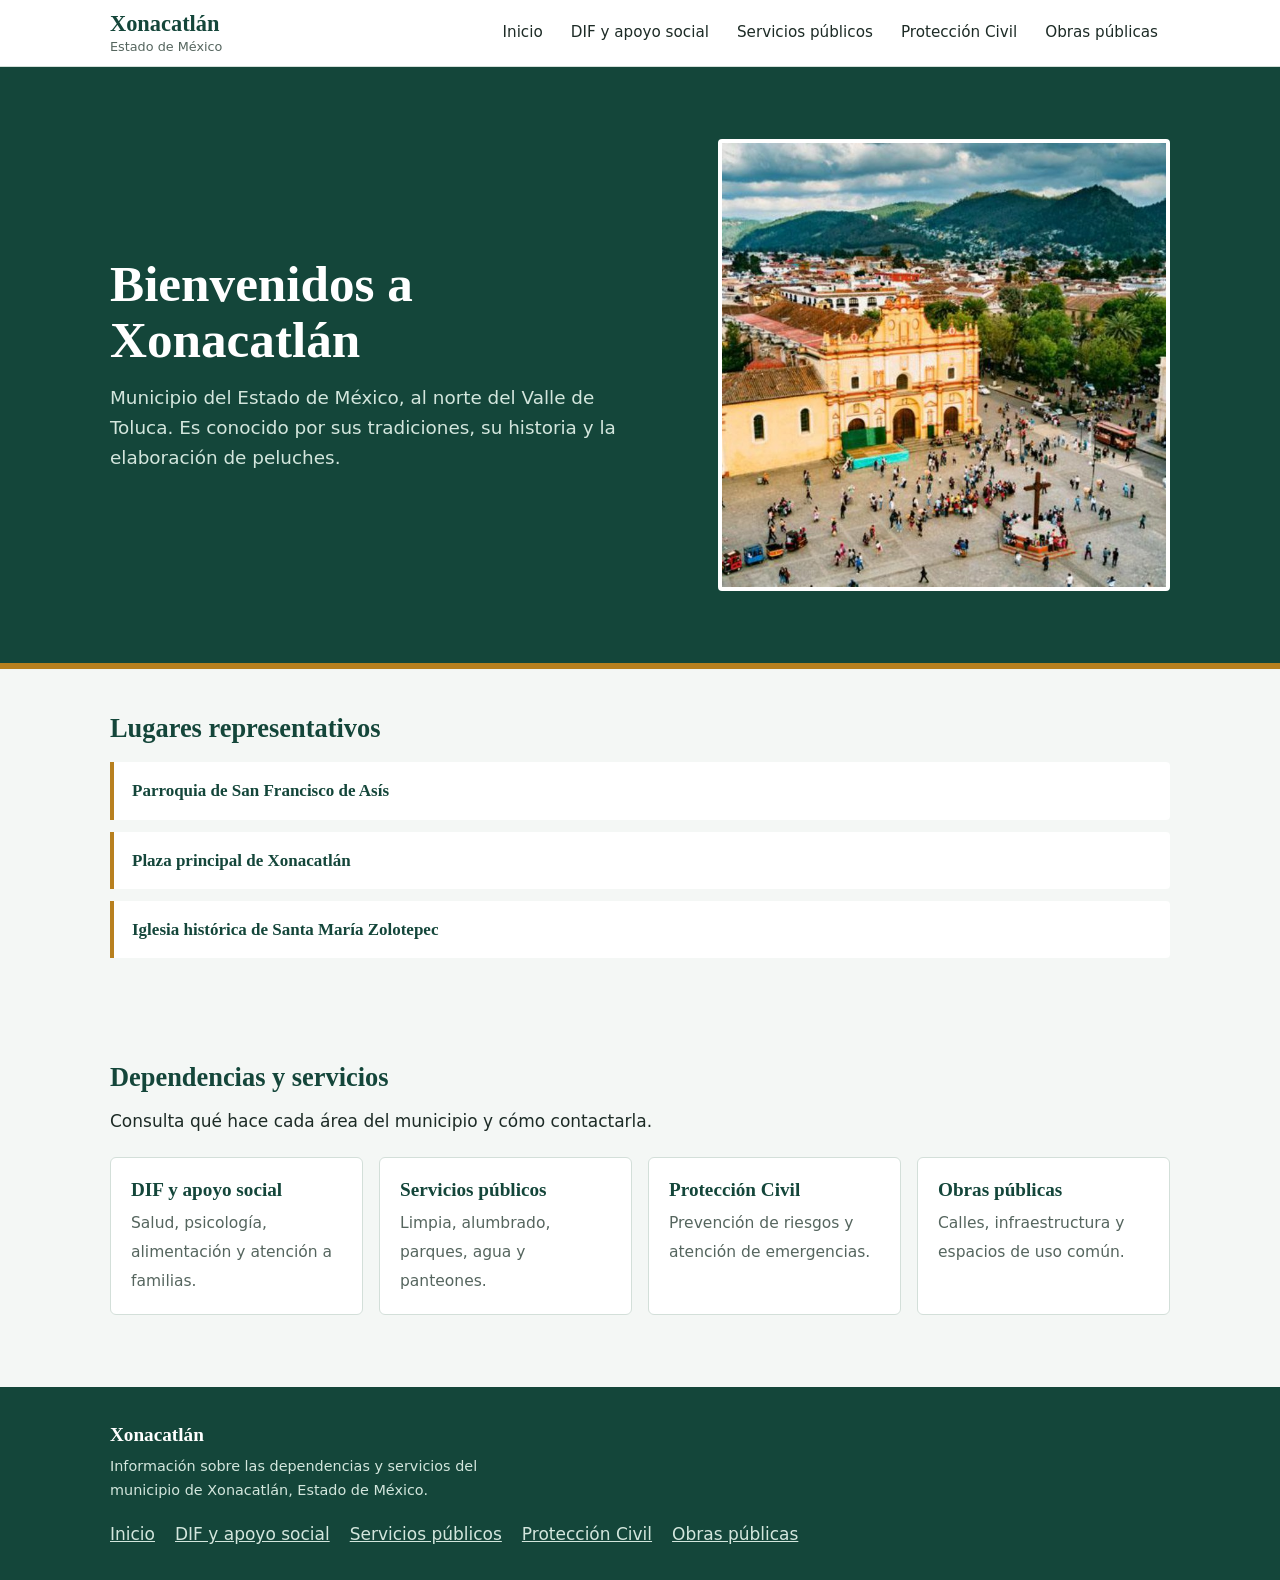
<file: index.html>
<!DOCTYPE html>
<html lang="es">
<head>
  <meta charset="UTF-8">
  <meta name="viewport" content="width=device-width, initial-scale=1.0">
  <meta name="description" content="Información del municipio de Xonacatlán, Estado de México: lugares representativos y dependencias municipales.">
  <title>Xonacatlán, Estado de México | Inicio</title>
  <link rel="stylesheet" href="estilos-2.css">
  <style>
    html {
      scroll-behavior: smooth;
    }
  </style>
</head>
<body>
  <a class="saltar" href="#contenido">Saltar al contenido</a>

  <header class="barra">
    <div class="in">
      <a class="marca" href="index.html">Xonacatlán<small>Estado de México</small></a>
      <nav aria-label="Principal">
        <ul>
          <li><a href="index.html">Inicio</a></li>
          <li><a href="dif.html">DIF y apoyo social</a></li>
          <li><a href="servicios-publicos.html">Servicios públicos</a></li>
          <li><a href="proteccion-civil.html">Protección Civil</a></li>
          <li><a href="obras-publicas.html">Obras públicas</a></li>
        </ul>
      </nav>
    </div>
  </header>

  <div class="cabecera inicio">
    <div class="in">
      <div>
        <h1>Bienvenidos a Xonacatlán</h1>
        <p>Municipio del Estado de México, al norte del Valle de Toluca. Es conocido por sus tradiciones, su historia y la elaboración de peluches.</p>
      </div>
      <img src="fondo.jpg" alt="Plaza con una iglesia de fachada amarilla y naranja, vista desde lo alto, con montañas al fondo" width="720" height="720">
    </div>
  </div>

  <main id="contenido" class="pagina sola">
    <section aria-labelledby="t-lugares">
      <h2 id="t-lugares">Lugares representativos</h2>
      <ul class="lugares">
        <li><strong>Parroquia de San Francisco de Asís</strong></li>
        <li><strong>Plaza principal de Xonacatlán</strong></li>
        <li><strong>Iglesia histórica de Santa María Zolotepec</strong></li>
      </ul>
    </section>

    <section aria-labelledby="t-dependencias">
      <h2 id="t-dependencias">Dependencias y servicios</h2>
      <p>Consulta qué hace cada área del municipio y cómo contactarla.</p>
      <ul class="atajos">
        <li><a href="dif.html"><strong>DIF y apoyo social</strong><span>Salud, psicología, alimentación y atención a familias.</span></a></li>
        <li><a href="servicios-publicos.html"><strong>Servicios públicos</strong><span>Limpia, alumbrado, parques, agua y panteones.</span></a></li>
        <li><a href="proteccion-civil.html"><strong>Protección Civil</strong><span>Prevención de riesgos y atención de emergencias.</span></a></li>
        <li><a href="obras-publicas.html"><strong>Obras públicas</strong><span>Calles, infraestructura y espacios de uso común.</span></a></li>
      </ul>
    </section>
  </main>

  <footer class="pie">
    <div class="in">
      <div>
        <strong>Xonacatlán</strong>
        <p>Información sobre las dependencias y servicios del municipio de Xonacatlán, Estado de México.</p>
      </div>
      <ul>
        <li><a href="index.html">Inicio</a></li>
        <li><a href="dif.html">DIF y apoyo social</a></li>
        <li><a href="servicios-publicos.html">Servicios públicos</a></li>
        <li><a href="proteccion-civil.html">Protección Civil</a></li>
        <li><a href="obras-publicas.html">Obras públicas</a></li>
      </ul>
    </div>
  </footer>
</body>
</html>
</file>
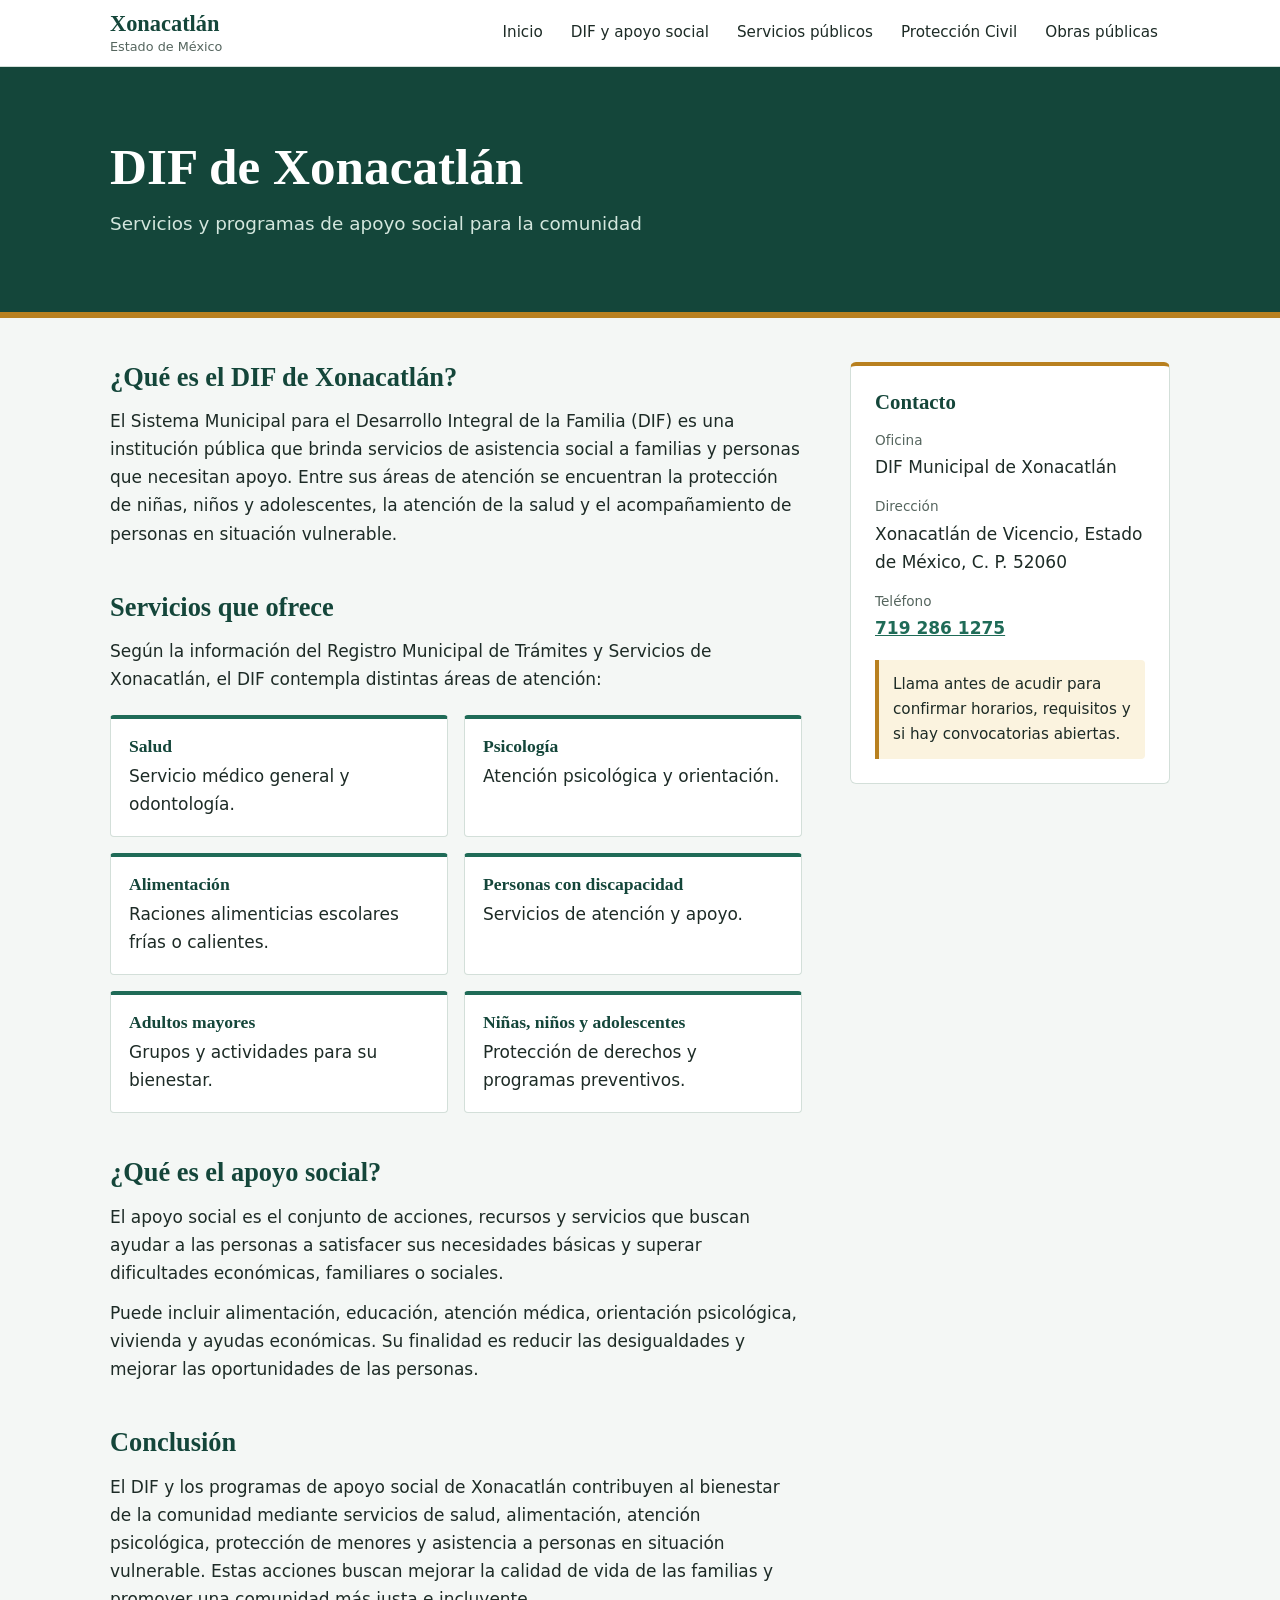
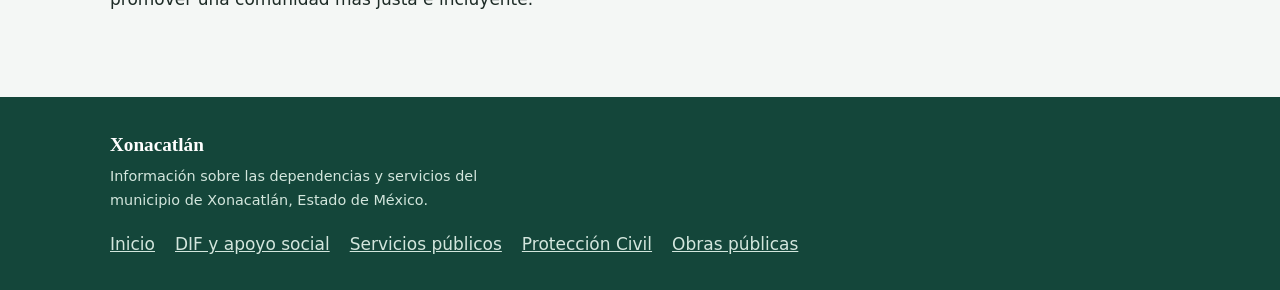
<file: dif.html>
<!DOCTYPE html>
<html lang="es">
<head>
  <meta charset="UTF-8">
  <meta name="viewport" content="width=device-width, initial-scale=1.0">
  <meta name="description" content="Información sobre los servicios del DIF y el apoyo social en Xonacatlán, Estado de México.">
  <title>DIF y apoyo social | Xonacatlán</title>
  <link rel="stylesheet" href="estilos-2.css">
  <style>
    html {
      scroll-behavior: smooth;
    }
  </style>
</head>
<body>
  <a class="saltar" href="#contenido">Saltar al contenido</a>

  <header class="barra">
    <div class="in">
      <a class="marca" href="index.html">Xonacatlán<small>Estado de México</small></a>
      <nav aria-label="Principal">
        <ul>
          <li><a href="index.html">Inicio</a></li>
          <li><a href="dif.html">DIF y apoyo social</a></li>
          <li><a href="servicios-publicos.html">Servicios públicos</a></li>
          <li><a href="proteccion-civil.html">Protección Civil</a></li>
          <li><a href="obras-publicas.html">Obras públicas</a></li>
        </ul>
      </nav>
    </div>
  </header>

  <div class="cabecera">
    <div class="in">
      <h1>DIF de Xonacatlán</h1>
      <p>Servicios y programas de apoyo social para la comunidad</p>
    </div>
  </div>

  <main id="contenido" class="pagina">
    <div>
      <section id="que-es" aria-labelledby="t1">
        <h2 id="t1">¿Qué es el DIF de Xonacatlán?</h2>
        <p>El Sistema Municipal para el Desarrollo Integral de la Familia (DIF) es una institución pública que brinda servicios de asistencia social a familias y personas que necesitan apoyo. Entre sus áreas de atención se encuentran la protección de niñas, niños y adolescentes, la atención de la salud y el acompañamiento de personas en situación vulnerable.</p>
      </section>

      <section id="servicios" aria-labelledby="t2">
        <h2 id="t2">Servicios que ofrece</h2>
        <p>Según la información del Registro Municipal de Trámites y Servicios de Xonacatlán, el DIF contempla distintas áreas de atención:</p>
        <ul class="servicios">
          <li><strong>Salud</strong>Servicio médico general y odontología.</li>
          <li><strong>Psicología</strong>Atención psicológica y orientación.</li>
          <li><strong>Alimentación</strong>Raciones alimenticias escolares frías o calientes.</li>
          <li><strong>Personas con discapacidad</strong>Servicios de atención y apoyo.</li>
          <li><strong>Adultos mayores</strong>Grupos y actividades para su bienestar.</li>
          <li><strong>Niñas, niños y adolescentes</strong>Protección de derechos y programas preventivos.</li>
        </ul>
      </section>

      <section id="apoyo-social" aria-labelledby="t3">
        <h2 id="t3">¿Qué es el apoyo social?</h2>
        <p>El apoyo social es el conjunto de acciones, recursos y servicios que buscan ayudar a las personas a satisfacer sus necesidades básicas y superar dificultades económicas, familiares o sociales.</p>
        <p>Puede incluir alimentación, educación, atención médica, orientación psicológica, vivienda y ayudas económicas. Su finalidad es reducir las desigualdades y mejorar las oportunidades de las personas.</p>
      </section>

      <section id="conclusion" aria-labelledby="t4">
        <h2 id="t4">Conclusión</h2>
        <p>El DIF y los programas de apoyo social de Xonacatlán contribuyen al bienestar de la comunidad mediante servicios de salud, alimentación, atención psicológica, protección de menores y asistencia a personas en situación vulnerable. Estas acciones buscan mejorar la calidad de vida de las familias y promover una comunidad más justa e incluyente.</p>
      </section>
    </div>

    <aside class="ficha" aria-labelledby="t-contacto">
      <h2 id="t-contacto">Contacto</h2>
      <dl>
        <dt>Oficina</dt>
        <dd>DIF Municipal de Xonacatlán</dd>
        <dt>Dirección</dt>
        <dd>Xonacatlán de Vicencio, Estado de México, C. P. 52060</dd>
        <dt>Teléfono</dt>
        <dd><a href="tel:+527192861275">719 286 1275</a></dd>
      </dl>
      <p class="nota">Llama antes de acudir para confirmar horarios, requisitos y si hay convocatorias abiertas.</p>
    </aside>
  </main>

  <footer class="pie">
    <div class="in">
      <div>
        <strong>Xonacatlán</strong>
        <p>Información sobre las dependencias y servicios del municipio de Xonacatlán, Estado de México.</p>
      </div>
      <ul>
        <li><a href="index.html">Inicio</a></li>
        <li><a href="dif.html">DIF y apoyo social</a></li>
        <li><a href="servicios-publicos.html">Servicios públicos</a></li>
        <li><a href="proteccion-civil.html">Protección Civil</a></li>
        <li><a href="obras-publicas.html">Obras públicas</a></li>
      </ul>
    </div>
  </footer>
</body>
</html>
</file>
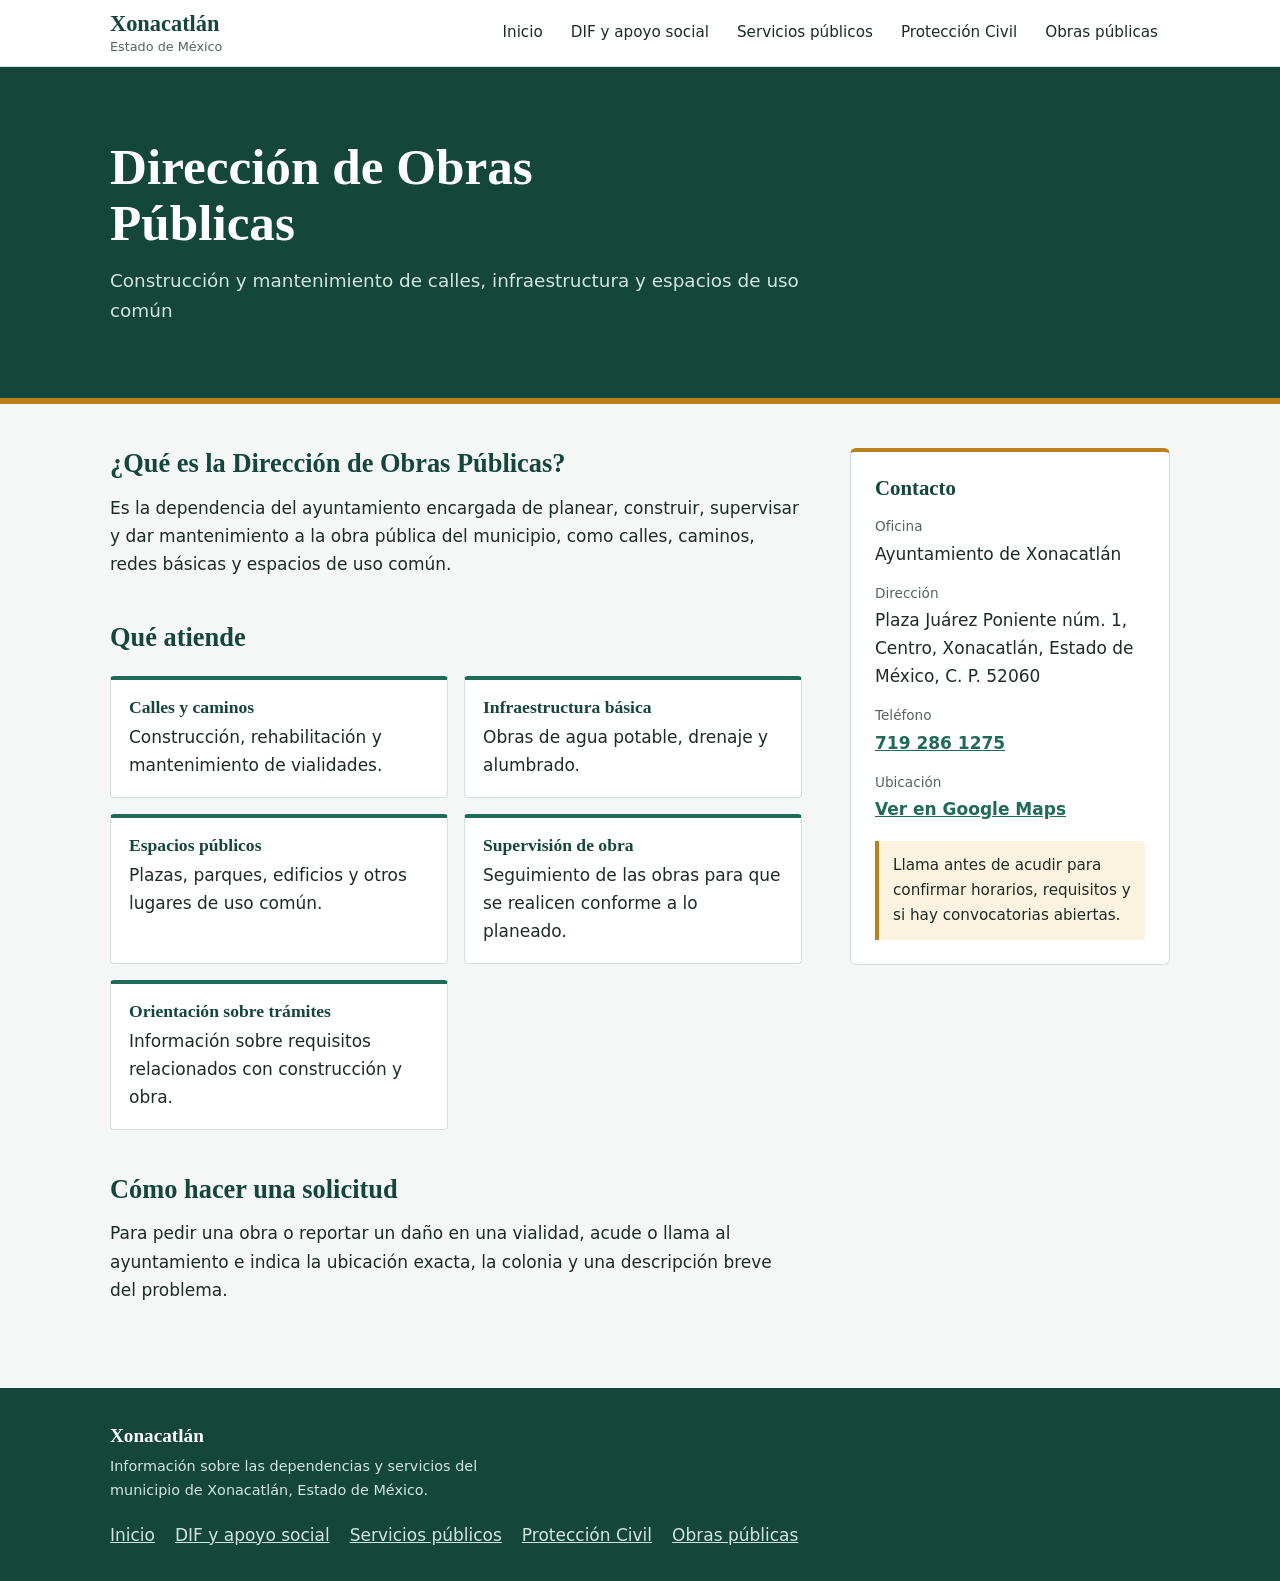
<file: obras-publicas.html>
<!DOCTYPE html>
<html lang="es">
<head>
  <meta charset="UTF-8">
  <meta name="viewport" content="width=device-width, initial-scale=1.0">
  <meta name="description" content="Obras públicas de Xonacatlán: calles, infraestructura y espacios de uso común.">
  <title>Dirección de Obras Públicas | Xonacatlán</title>
  <link rel="stylesheet" href="estilos-2.css">
</head>
<body>
  <a class="saltar" href="#contenido">Saltar al contenido</a>

  <header class="barra">
    <div class="in">
      <a class="marca" href="index.html">Xonacatlán<small>Estado de México</small></a>
      <nav aria-label="Principal">
        <ul>
          <li><a href="index.html">Inicio</a></li>
          <li><a href="dif.html">DIF y apoyo social</a></li>
          <li><a href="servicios-publicos.html">Servicios públicos</a></li>
          <li><a href="proteccion-civil.html">Protección Civil</a></li>
          <li><a href="obras-publicas.html">Obras públicas</a></li>
        </ul>
      </nav>
    </div>
  </header>

  <div class="cabecera">
    <div class="in">
      <h1>Dirección de Obras Públicas</h1>
      <p>Construcción y mantenimiento de calles, infraestructura y espacios de uso común</p>
    </div>
  </div>

  <main id="contenido" class="pagina">
    <div>
      <section id="que-es" aria-labelledby="t1">
        <h2 id="t1">¿Qué es la Dirección de Obras Públicas?</h2>
        <p>Es la dependencia del ayuntamiento encargada de planear, construir, supervisar y dar mantenimiento a la obra pública del municipio, como calles, caminos, redes básicas y espacios de uso común.</p>
      </section>

      <section id="servicios" aria-labelledby="t2">
        <h2 id="t2">Qué atiende</h2>
        <ul class="servicios">
          <li><strong>Calles y caminos</strong>Construcción, rehabilitación y mantenimiento de vialidades.</li>
          <li><strong>Infraestructura básica</strong>Obras de agua potable, drenaje y alumbrado.</li>
          <li><strong>Espacios públicos</strong>Plazas, parques, edificios y otros lugares de uso común.</li>
          <li><strong>Supervisión de obra</strong>Seguimiento de las obras para que se realicen conforme a lo planeado.</li>
          <li><strong>Orientación sobre trámites</strong>Información sobre requisitos relacionados con construcción y obra.</li>
        </ul>
      </section>

      <section id="solicitudes" aria-labelledby="t3">
        <h2 id="t3">Cómo hacer una solicitud</h2>
        <p>Para pedir una obra o reportar un daño en una vialidad, acude o llama al ayuntamiento e indica la ubicación exacta, la colonia y una descripción breve del problema.</p>
      </section>
    </div>

    <aside class="ficha" aria-labelledby="t-contacto">
      <h2 id="t-contacto">Contacto</h2>
      <dl>
        <dt>Oficina</dt>
        <dd>Ayuntamiento de Xonacatlán</dd>
        <dt>Dirección</dt>
        <dd>Plaza Juárez Poniente núm. 1, Centro, Xonacatlán, Estado de México, C. P. 52060</dd>
        <dt>Teléfono</dt>
        <dd><a href="tel:+527192861275">719 286 1275</a></dd>
        <dt>Ubicación</dt>
        <dd><a href="https://www.google.com/maps/search/?api=1&amp;query=Plaza+Ju%C3%A1rez+Poniente+1+Xonacatl%C3%A1n+Estado+de+M%C3%A9xico" target="_blank" rel="noopener">Ver en Google Maps</a></dd>
      </dl>
      <p class="nota">Llama antes de acudir para confirmar horarios, requisitos y si hay convocatorias abiertas.</p>
    </aside>
  </main>

  <footer class="pie">
    <div class="in">
      <div>
        <strong>Xonacatlán</strong>
        <p>Información sobre las dependencias y servicios del municipio de Xonacatlán, Estado de México.</p>
      </div>
      <ul>
        <li><a href="index.html">Inicio</a></li>
        <li><a href="dif.html">DIF y apoyo social</a></li>
        <li><a href="servicios-publicos.html">Servicios públicos</a></li>
        <li><a href="proteccion-civil.html">Protección Civil</a></li>
        <li><a href="obras-publicas.html">Obras públicas</a></li>
      </ul>
    </div>
  </footer>
</body>
</html>
</file>
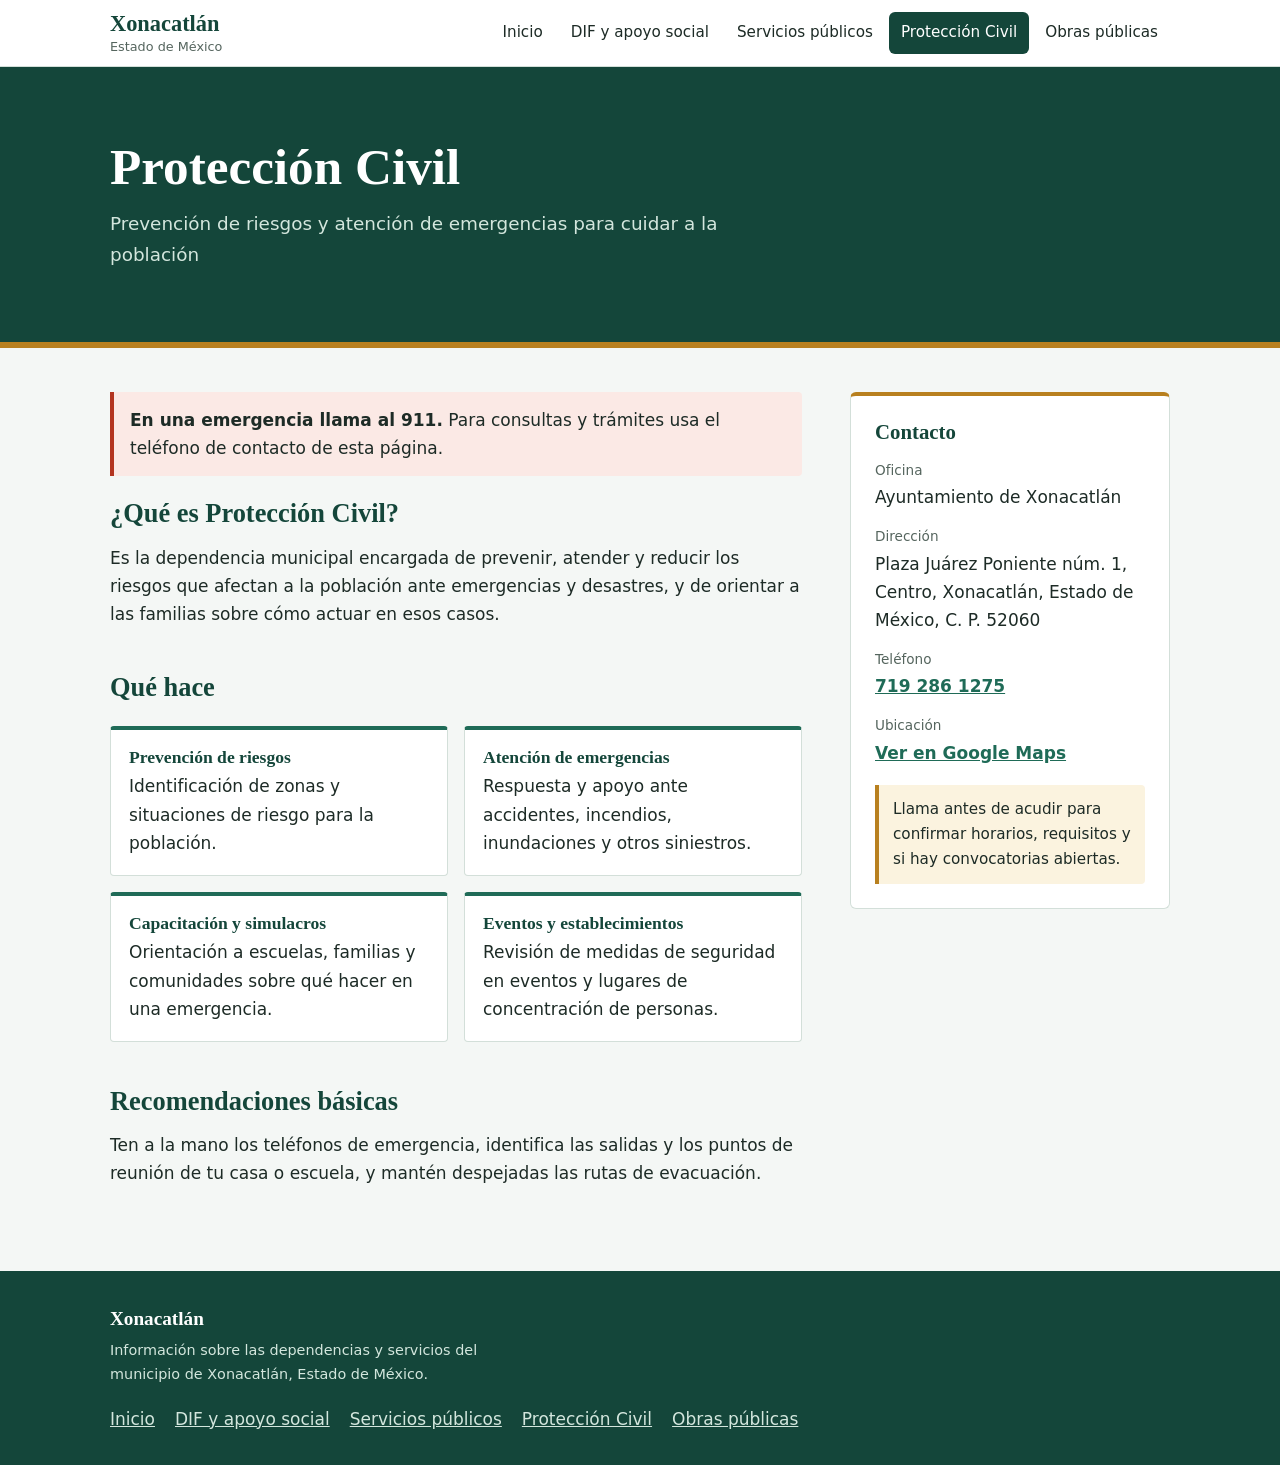
<file: proteccion-civil.html>
<!DOCTYPE html>
<html lang="es">
<head>
  <meta charset="UTF-8">
  <meta name="viewport" content="width=device-width, initial-scale=1.0">
  <meta name="description" content="Protección Civil de Xonacatlán: prevención de riesgos y atención de emergencias.">
  <title>Protección Civil | Xonacatlán</title>
  <link rel="stylesheet" href="estilos-2.css">
</head>
<body>
  <a class="saltar" href="#contenido">Saltar al contenido</a>

  <header class="barra">
    <div class="in">
      <a class="marca" href="index.html">Xonacatlán<small>Estado de México</small></a>
      <nav aria-label="Principal">
        <ul>
          <li><a href="index.html">Inicio</a></li>
          <li><a href="dif.html">DIF y apoyo social</a></li>
          <li><a href="servicios-publicos.html">Servicios públicos</a></li>
          <li><a href="proteccion-civil.html" aria-current="page">Protección Civil</a></li>
          <li><a href="obras-publicas.html">Obras públicas</a></li>
        </ul>
      </nav>
    </div>
  </header>

  <div class="cabecera">
    <div class="in">
      <h1>Protección Civil</h1>
      <p>Prevención de riesgos y atención de emergencias para cuidar a la población</p>
    </div>
  </div>

  <main id="contenido" class="pagina">
    <div>
      <p class="emergencia"><strong>En una emergencia llama al 911.</strong> Para consultas y trámites usa el teléfono de contacto de esta página.</p>

      <section id="que-es" aria-labelledby="t1">
        <h2 id="t1">¿Qué es Protección Civil?</h2>
        <p>Es la dependencia municipal encargada de prevenir, atender y reducir los riesgos que afectan a la población ante emergencias y desastres, y de orientar a las familias sobre cómo actuar en esos casos.</p>
      </section>

      <section id="servicios" aria-labelledby="t2">
        <h2 id="t2">Qué hace</h2>
        <ul class="servicios">
          <li><strong>Prevención de riesgos</strong>Identificación de zonas y situaciones de riesgo para la población.</li>
          <li><strong>Atención de emergencias</strong>Respuesta y apoyo ante accidentes, incendios, inundaciones y otros siniestros.</li>
          <li><strong>Capacitación y simulacros</strong>Orientación a escuelas, familias y comunidades sobre qué hacer en una emergencia.</li>
          <li><strong>Eventos y establecimientos</strong>Revisión de medidas de seguridad en eventos y lugares de concentración de personas.</li>
        </ul>
      </section>

      <section id="recomendaciones" aria-labelledby="t3">
        <h2 id="t3">Recomendaciones básicas</h2>
        <p>Ten a la mano los teléfonos de emergencia, identifica las salidas y los puntos de reunión de tu casa o escuela, y mantén despejadas las rutas de evacuación.</p>
      </section>
    </div>

    <aside class="ficha" aria-labelledby="t-contacto">
      <h2 id="t-contacto">Contacto</h2>
      <dl>
        <dt>Oficina</dt>
        <dd>Ayuntamiento de Xonacatlán</dd>
        <dt>Dirección</dt>
        <dd>Plaza Juárez Poniente núm. 1, Centro, Xonacatlán, Estado de México, C. P. 52060</dd>
        <dt>Teléfono</dt>
        <dd><a href="tel:+527192861275">719 286 1275</a></dd>
        <dt>Ubicación</dt>
        <dd><a href="https://www.google.com/maps/search/?api=1&amp;query=Plaza+Ju%C3%A1rez+Poniente+1+Xonacatl%C3%A1n+Estado+de+M%C3%A9xico" target="_blank" rel="noopener">Ver en Google Maps</a></dd>
      </dl>
      <p class="nota">Llama antes de acudir para confirmar horarios, requisitos y si hay convocatorias abiertas.</p>
    </aside>
  </main>

  <footer class="pie">
    <div class="in">
      <div>
        <strong>Xonacatlán</strong>
        <p>Información sobre las dependencias y servicios del municipio de Xonacatlán, Estado de México.</p>
      </div>
      <ul>
        <li><a href="index.html">Inicio</a></li>
        <li><a href="dif.html">DIF y apoyo social</a></li>
        <li><a href="servicios-publicos.html">Servicios públicos</a></li>
        <li><a href="proteccion-civil.html">Protección Civil</a></li>
        <li><a href="obras-publicas.html">Obras públicas</a></li>
      </ul>
    </div>
  </footer>
</body>
</html>
</file>
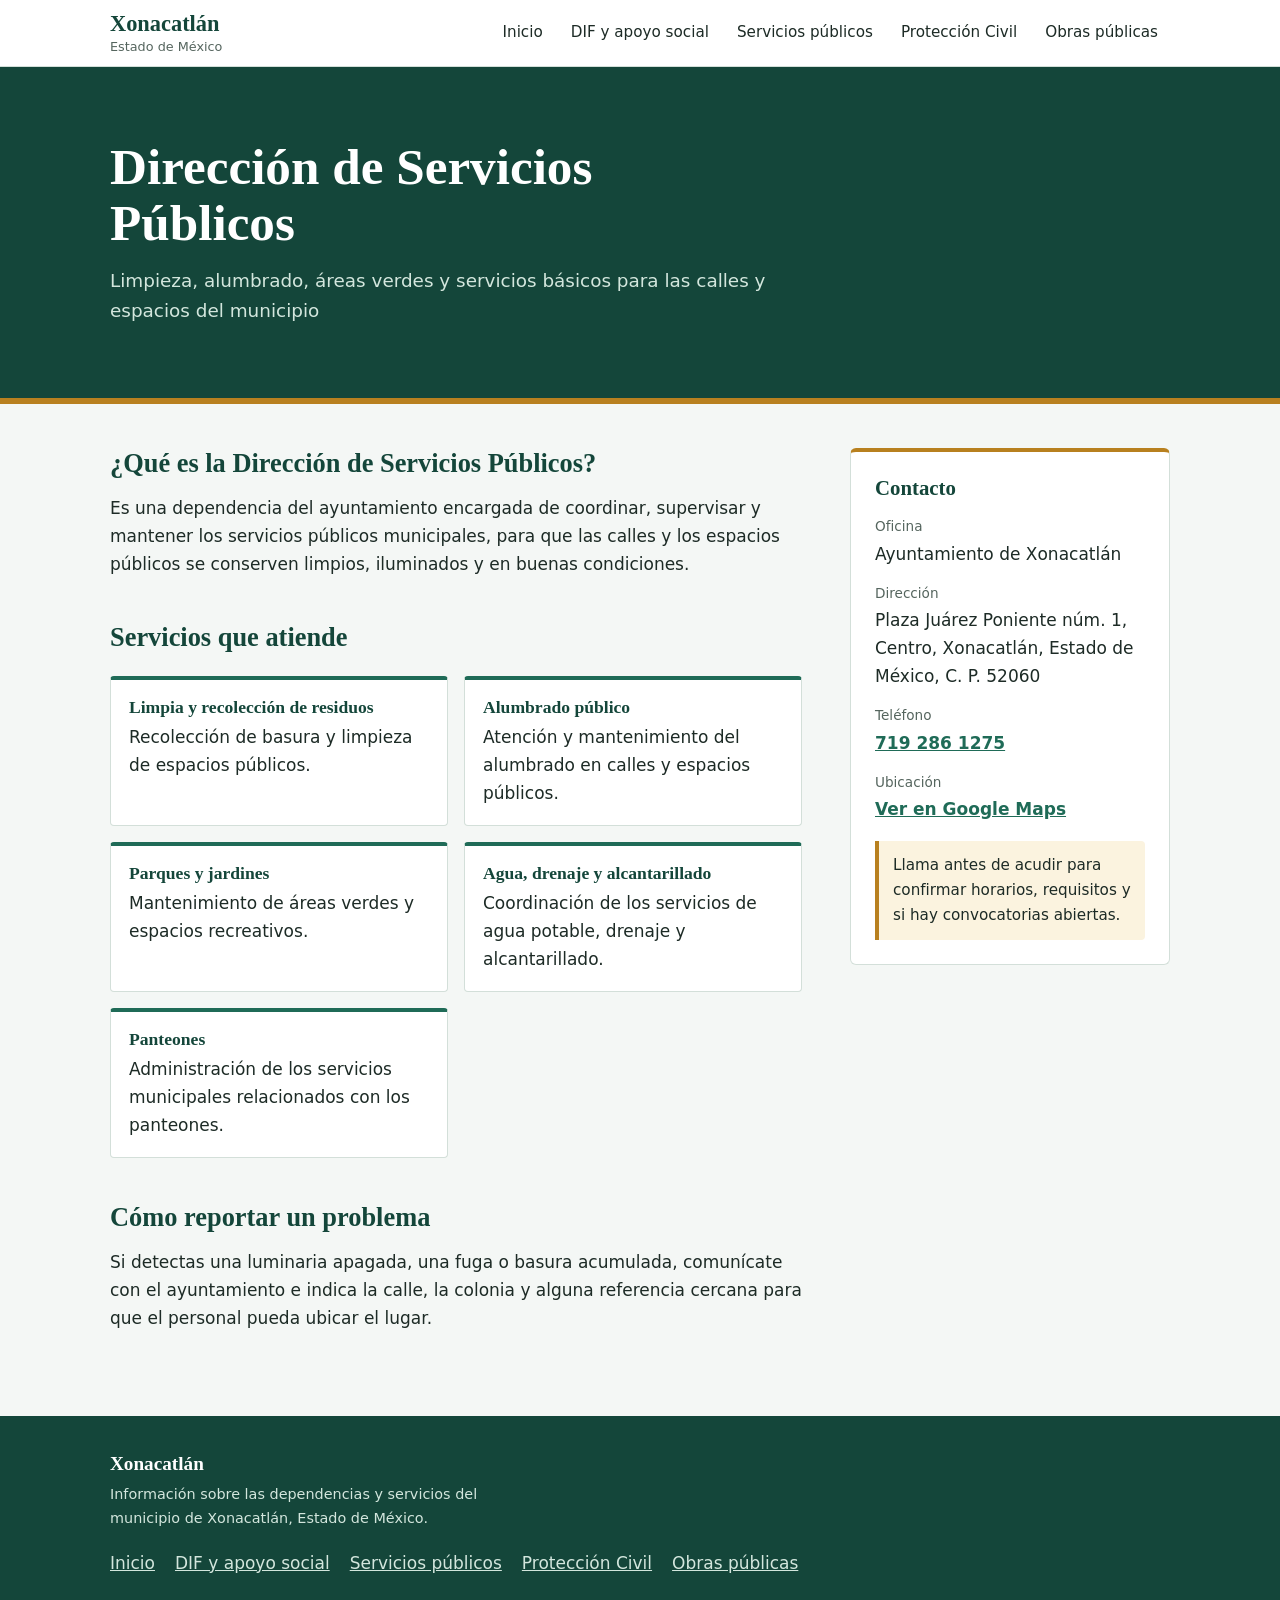
<file: servicios-publicos.html>
<!DOCTYPE html>
<html lang="es">
<head>
  <meta charset="UTF-8">
  <meta name="viewport" content="width=device-width, initial-scale=1.0">
  <meta name="description" content="Servicios públicos municipales de Xonacatlán: limpia, alumbrado, parques, agua y panteones.">
  <title>Dirección de Servicios Públicos | Xonacatlán</title>
  <link rel="stylesheet" href="estilos-2.css">
</head>
<body>
  <a class="saltar" href="#contenido">Saltar al contenido</a>

  <header class="barra">
    <div class="in">
      <a class="marca" href="index.html">Xonacatlán<small>Estado de México</small></a>
      <nav aria-label="Principal">
        <ul>
          <li><a href="index.html">Inicio</a></li>
          <li><a href="dif.html">DIF y apoyo social</a></li>
          <li><a href="servicios-publicos.html">Servicios públicos</a></li>
          <li><a href="proteccion-civil.html">Protección Civil</a></li>
          <li><a href="obras-publicas.html">Obras públicas</a></li>
        </ul>
      </nav>
    </div>
  </header>

  <div class="cabecera">
    <div class="in">
      <h1>Dirección de Servicios Públicos</h1>
      <p>Limpieza, alumbrado, áreas verdes y servicios básicos para las calles y espacios del municipio</p>
    </div>
  </div>

  <main id="contenido" class="pagina">
    <div>
      <section id="que-es" aria-labelledby="t1">
        <h2 id="t1">¿Qué es la Dirección de Servicios Públicos?</h2>
        <p>Es una dependencia del ayuntamiento encargada de coordinar, supervisar y mantener los servicios públicos municipales, para que las calles y los espacios públicos se conserven limpios, iluminados y en buenas condiciones.</p>
      </section>

      <section id="servicios" aria-labelledby="t2">
        <h2 id="t2">Servicios que atiende</h2>
        <ul class="servicios">
          <li><strong>Limpia y recolección de residuos</strong>Recolección de basura y limpieza de espacios públicos.</li>
          <li><strong>Alumbrado público</strong>Atención y mantenimiento del alumbrado en calles y espacios públicos.</li>
          <li><strong>Parques y jardines</strong>Mantenimiento de áreas verdes y espacios recreativos.</li>
          <li><strong>Agua, drenaje y alcantarillado</strong>Coordinación de los servicios de agua potable, drenaje y alcantarillado.</li>
          <li><strong>Panteones</strong>Administración de los servicios municipales relacionados con los panteones.</li>
        </ul>
      </section>

      <section id="reportes" aria-labelledby="t3">
        <h2 id="t3">Cómo reportar un problema</h2>
        <p>Si detectas una luminaria apagada, una fuga o basura acumulada, comunícate con el ayuntamiento e indica la calle, la colonia y alguna referencia cercana para que el personal pueda ubicar el lugar.</p>
      </section>
    </div>

    <aside class="ficha" aria-labelledby="t-contacto">
      <h2 id="t-contacto">Contacto</h2>
      <dl>
        <dt>Oficina</dt>
        <dd>Ayuntamiento de Xonacatlán</dd>
        <dt>Dirección</dt>
        <dd>Plaza Juárez Poniente núm. 1, Centro, Xonacatlán, Estado de México, C. P. 52060</dd>
        <dt>Teléfono</dt>
        <dd><a href="tel:+527192861275">719 286 1275</a></dd>
        <dt>Ubicación</dt>
        <dd><a href="https://www.google.com/maps/search/?api=1&amp;query=Plaza+Ju%C3%A1rez+Poniente+1+Xonacatl%C3%A1n+Estado+de+M%C3%A9xico" target="_blank" rel="noopener">Ver en Google Maps</a></dd>
      </dl>
      <p class="nota">Llama antes de acudir para confirmar horarios, requisitos y si hay convocatorias abiertas.</p>
    </aside>
  </main>

  <footer class="pie">
    <div class="in">
      <div>
        <strong>Xonacatlán</strong>
        <p>Información sobre las dependencias y servicios del municipio de Xonacatlán, Estado de México.</p>
      </div>
      <ul>
        <li><a href="index.html">Inicio</a></li>
        <li><a href="dif.html">DIF y apoyo social</a></li>
        <li><a href="servicios-publicos.html">Servicios públicos</a></li>
        <li><a href="proteccion-civil.html">Protección Civil</a></li>
        <li><a href="obras-publicas.html">Obras públicas</a></li>
      </ul>
    </div>
  </footer>
</body>
</html>
</file>
<file: estilos-2.css>
/* Estilos compartidos – Xonacatlán */
:root {
  --bosque: #14463a;
  --verde: #1f6b57;
  --menta: #e6f0ec;
  --linea: #d3dfd9;
  --ocre: #b8801f;
  --tinta: #1d2b26;
  --suave: #55655e;
  --fondo: #f4f7f5;
  --blanco: #ffffff;
  --titulos: Georgia, "Times New Roman", serif;
}

* { box-sizing: border-box; }
html { scroll-behavior: smooth; }

body {
  margin: 0;
  font: 1.0625rem/1.65 "Segoe UI", system-ui, -apple-system, Roboto, Arial, sans-serif;
  color: var(--tinta);
  background: var(--fondo);
}

a { color: var(--verde); }
a:hover { color: var(--bosque); }
:focus-visible { outline: 3px solid var(--ocre); outline-offset: 2px; }

.saltar {
  position: absolute; left: -999px; top: 8px;
  padding: 10px 16px; background: var(--blanco); color: var(--bosque);
  font-weight: 600; z-index: 30;
}
.saltar:focus { left: 8px; }

/* ---------- Barra de navegación ---------- */
.barra { background: var(--blanco); border-bottom: 1px solid var(--linea); }
.barra .in {
  max-width: 1100px; margin: 0 auto; padding: 12px 20px;
  display: flex; flex-wrap: wrap; align-items: center;
  justify-content: space-between; gap: 8px 28px;
}
.marca {
  font-family: var(--titulos); font-weight: 700; font-size: 1.4rem;
  line-height: 1.1; color: var(--bosque); text-decoration: none;
}
.marca small {
  display: block; margin-top: 2px;
  font: 400 .8rem/1.2 "Segoe UI", system-ui, Arial, sans-serif; color: var(--suave);
}
.barra ul { display: flex; flex-wrap: wrap; gap: 4px; margin: 0; padding: 0; list-style: none; }
.barra nav a {
  display: block; padding: 8px 12px; border-radius: 6px;
  font-size: .95rem; color: var(--tinta); text-decoration: none;
}
.barra nav a:hover { background: var(--menta); }
.barra nav a[aria-current="page"] { background: var(--bosque); color: var(--blanco); }
@media (min-width: 900px) { .barra { position: sticky; top: 0; z-index: 20; } }

/* ---------- Cabecera de página ---------- */
.cabecera { background: var(--bosque); color: var(--blanco); border-bottom: 6px solid var(--ocre); }
.cabecera .in { max-width: 1100px; margin: 0 auto; padding: clamp(36px, 7vw, 72px) 20px; }
.cabecera h1 {
  margin: 0 0 14px; max-width: 20ch;
  font: 700 clamp(2rem, 5vw, 3.2rem)/1.1 var(--titulos);
}
.cabecera p { margin: 0; max-width: 60ch; color: #d3e6dd; font-size: 1.15rem; }

/* Cabecera de inicio: texto + foto */
.cabecera.inicio .in {
  display: grid; grid-template-columns: minmax(0, 1.1fr) minmax(0, .9fr);
  gap: clamp(24px, 5vw, 56px); align-items: center;
}
.cabecera.inicio h1 { max-width: 14ch; }
.cabecera.inicio img {
  display: block; width: 100%; height: auto; aspect-ratio: 1 / 1;
  object-fit: cover; border-radius: 4px; border: 4px solid var(--blanco);
}
@media (max-width: 760px) {
  .cabecera.inicio .in { grid-template-columns: 1fr; }
  .cabecera.inicio img { aspect-ratio: 4 / 3; }
}

/* ---------- Contenido ---------- */
.pagina {
  max-width: 1100px; margin: 0 auto; padding: 44px 20px 72px;
  display: grid; grid-template-columns: minmax(0, 1fr) 320px; gap: 48px;
}
.pagina.sola { grid-template-columns: minmax(0, 1fr); }
@media (max-width: 860px) { .pagina { grid-template-columns: minmax(0, 1fr); gap: 36px; } }

.pagina section + section { margin-top: 44px; }
h2 { margin: 0 0 14px; font: 700 1.65rem/1.2 var(--titulos); color: var(--bosque); }
p { margin: 0 0 12px; max-width: 68ch; }

/* Lista de servicios */
.servicios {
  display: grid; gap: 16px; margin: 22px 0 0; padding: 0; list-style: none;
  grid-template-columns: repeat(auto-fit, minmax(min(100%, 240px), 1fr));
}
.servicios li {
  padding: 16px 18px 18px; background: var(--blanco);
  border: 1px solid var(--linea); border-top: 4px solid var(--verde); border-radius: 4px;
}
.servicios strong { display: block; margin-bottom: 4px; font: 700 1.1rem/1.3 var(--titulos); color: var(--bosque); }

/* Lista simple (lugares representativos) */
.lugares { margin: 18px 0 0; padding: 0; list-style: none; }
.lugares li { padding: 14px 0 14px 18px; border-left: 4px solid var(--ocre); margin-bottom: 12px; background: var(--blanco); border-radius: 0 4px 4px 0; padding-right: 16px; }
.lugares strong { font-family: var(--titulos); color: var(--bosque); }

/* Accesos a dependencias (inicio) */
.atajos {
  display: grid; gap: 16px; margin: 22px 0 0; padding: 0; list-style: none;
  grid-template-columns: repeat(auto-fit, minmax(min(100%, 235px), 1fr));
}
.atajos a {
  display: block; height: 100%; padding: 20px; text-decoration: none; color: var(--tinta);
  background: var(--blanco); border: 1px solid var(--linea); border-radius: 6px;
}
.atajos a:hover { border-color: var(--verde); background: var(--menta); }
.atajos strong { display: block; margin-bottom: 6px; font: 700 1.2rem/1.25 var(--titulos); color: var(--bosque); }
.atajos span { color: var(--suave); font-size: .97rem; }

/* Ficha de contacto */
.ficha {
  align-self: start; padding: 24px; background: var(--blanco);
  border: 1px solid var(--linea); border-top: 4px solid var(--ocre); border-radius: 6px;
}
@media (min-width: 861px) { .ficha { position: sticky; top: 96px; } }
.ficha h2 { font-size: 1.3rem; }
.ficha dl { margin: 0; }
.ficha dt { margin-top: 14px; font-size: .85rem; color: var(--suave); }
.ficha dd { margin: 2px 0 0; overflow-wrap: anywhere; }
.ficha dd a { font-weight: 600; }

.nota {
  margin: 18px 0 0; padding: 12px 14px; font-size: .95rem;
  background: #fbf3df; border-left: 4px solid var(--ocre); border-radius: 0 4px 4px 0;
}
.emergencia {
  margin: 0 0 22px; padding: 14px 16px; background: #fbe9e5;
  border-left: 4px solid #b3341f; border-radius: 0 4px 4px 0; max-width: 68ch;
}

/* ---------- Pie de página ---------- */
.pie { background: var(--bosque); color: #d3e6dd; }
.pie .in {
  max-width: 1100px; margin: 0 auto; padding: 32px 20px;
  display: flex; flex-wrap: wrap; justify-content: space-between; gap: 18px 40px;
}
.pie strong { font-family: var(--titulos); font-size: 1.2rem; color: var(--blanco); }
.pie p { margin: 4px 0 0; font-size: .9rem; max-width: 44ch; }
.pie ul { margin: 0; padding: 0; list-style: none; display: flex; flex-wrap: wrap; gap: 6px 20px; align-content: flex-start; }
.pie a { color: #d3e6dd; }
.pie a:hover { color: var(--blanco); }
</file>
